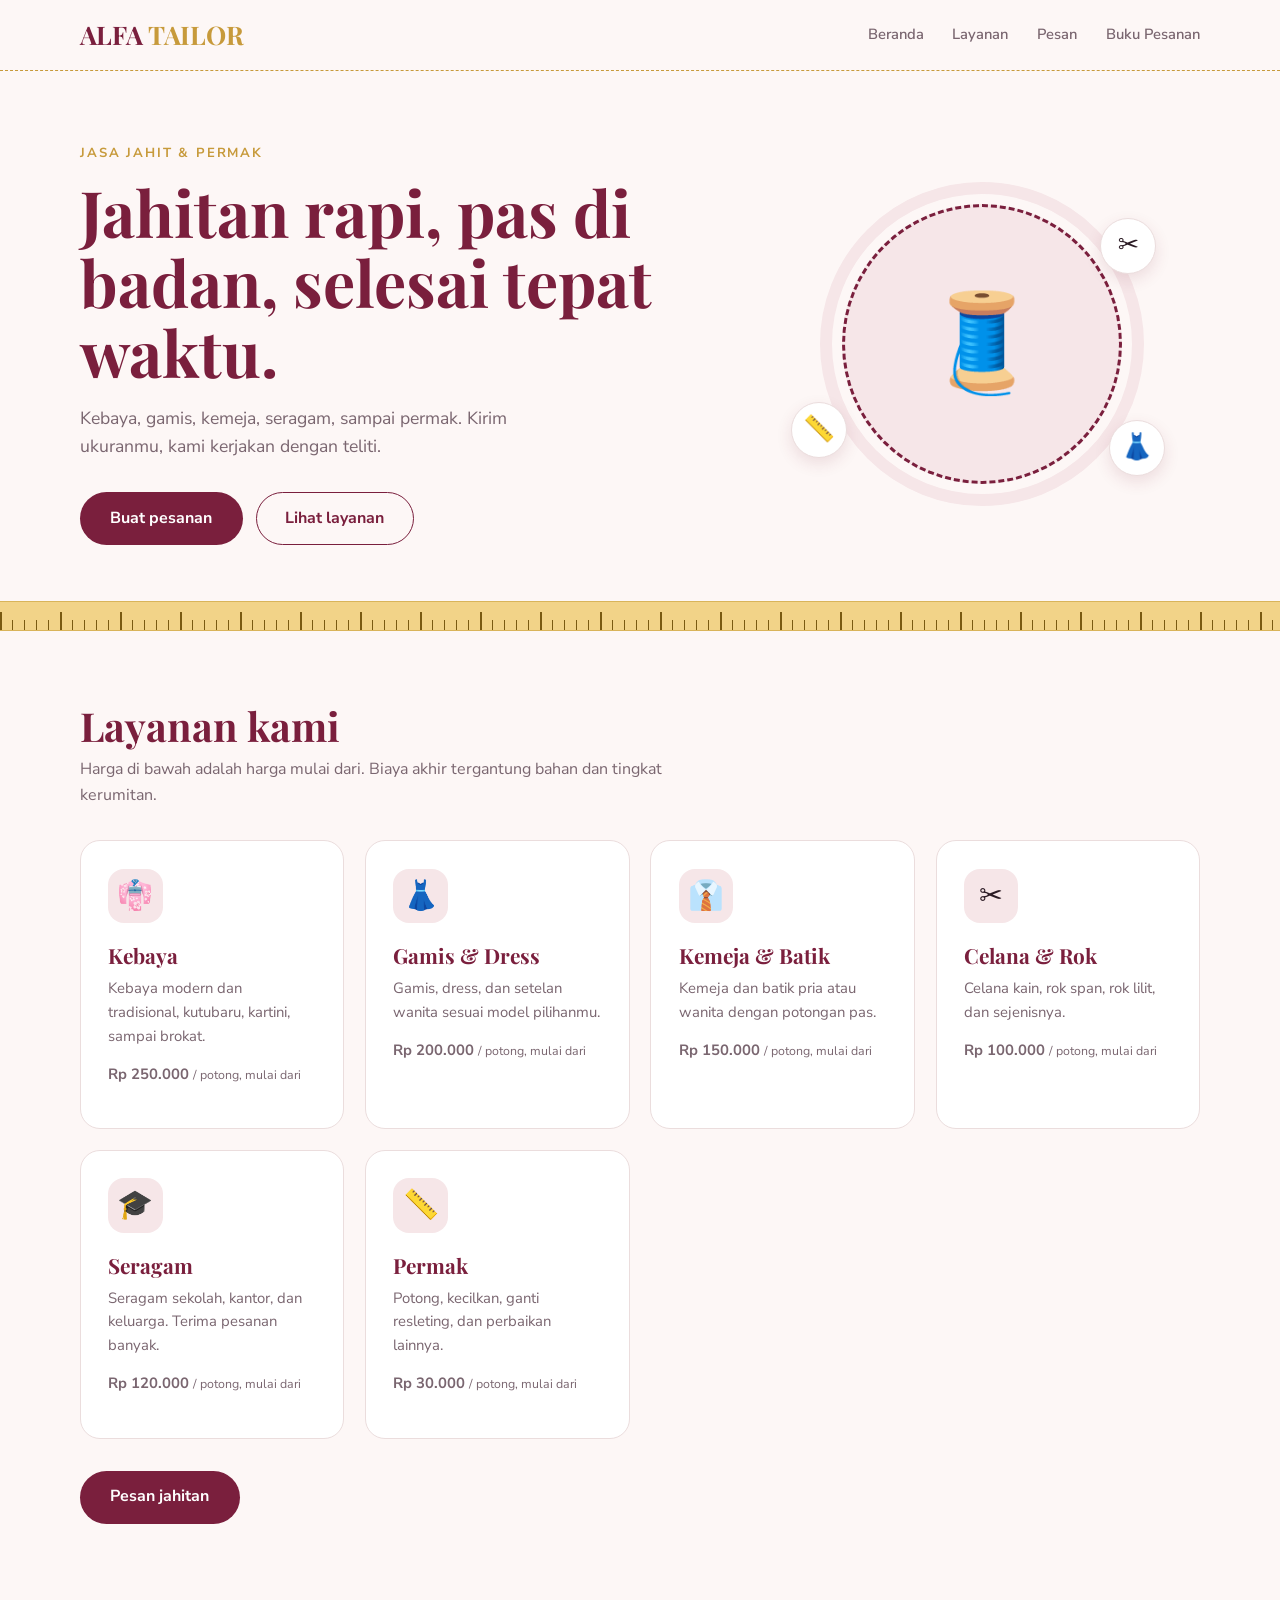
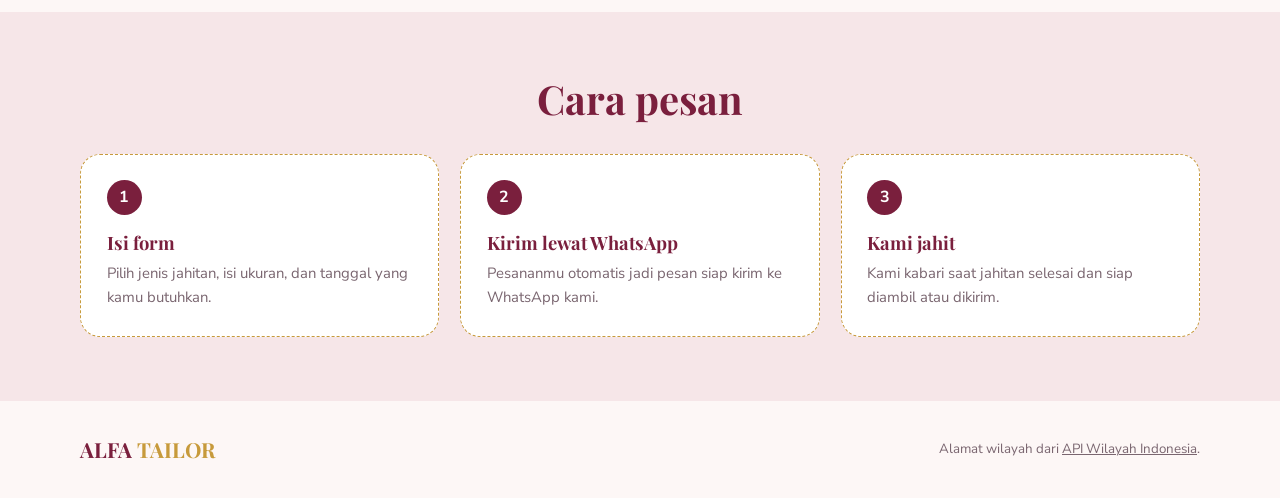
<file: index.html>
<!DOCTYPE html>
<html lang="id">
<head>
  <meta charset="UTF-8">
  <meta name="viewport" content="width=device-width, initial-scale=1">
  <title>ALFA TAILOR – Jahitan Rapi, Pas di Badan</title>
  <meta name="description" content="Jasa jahit pakaian: kebaya, gamis, kemeja, seragam, dan permak.">
  <link rel="preconnect" href="https://fonts.googleapis.com">
  <link href="https://fonts.googleapis.com/css2?family=Nunito+Sans:wght@400;600;700&family=Playfair+Display:wght@600;700&display=swap" rel="stylesheet">
  <link rel="stylesheet" href="css/style.css">
</head>
<body>
  <header class="site-header">
    <nav class="nav container" aria-label="Navigasi utama">
      <a href="index.html#beranda" class="logo">ALFA <span>TAILOR</span></a>
      <ul class="nav-links">
        <li><a href="index.html#beranda" aria-current="page">Beranda</a></li>
        <li><a href="index.html#layanan">Layanan</a></li>
        <li><a href="pesan.html">Pesan</a></li>
        <li><a href="buku-pesanan.html">Buku Pesanan</a></li>
      </ul>
    </nav>
  </header>

  <main>
    <section id="beranda" class="hero container">
      <div class="hero-text">
        <p class="eyebrow">Jasa jahit &amp; permak</p>
        <h1>Jahitan rapi, pas di badan, selesai tepat waktu.</h1>
        <p class="lead">Kebaya, gamis, kemeja, seragam, sampai permak. Kirim ukuranmu, kami kerjakan dengan teliti.</p>
        <div class="hero-cta">
          <a href="pesan.html" class="btn">Buat pesanan</a>
          <a href="#layanan" class="btn-ghost">Lihat layanan</a>
        </div>
      </div>
      <div class="hero-art" aria-hidden="true">
        <div class="stitch-circle"><span>🧵</span></div>
        <span class="chip c1">✂️</span><span class="chip c2">📏</span><span class="chip c3">👗</span>
      </div>
    </section>

    <div class="tape" aria-hidden="true"></div>

    <section id="layanan" class="container section">
      <h2>Layanan kami</h2>
      <p class="section-sub">Harga di bawah adalah harga mulai dari. Biaya akhir tergantung bahan dan tingkat kerumitan.</p>
      <div id="serviceGrid" class="service-grid"></div>
      <p class="hero-cta"><a href="pesan.html" class="btn">Pesan jahitan</a></p>
    </section>

    <section id="cara" class="steps-section">
      <div class="container">
        <h2>Cara pesan</h2>
        <ol class="steps">
          <li><b>1</b><h3>Isi form</h3><p>Pilih jenis jahitan, isi ukuran, dan tanggal yang kamu butuhkan.</p></li>
          <li><b>2</b><h3>Kirim lewat WhatsApp</h3><p>Pesananmu otomatis jadi pesan siap kirim ke WhatsApp kami.</p></li>
          <li><b>3</b><h3>Kami jahit</h3><p>Kami kabari saat jahitan selesai dan siap diambil atau dikirim.</p></li>
        </ol>
      </div>
    </section>
  </main>

  <footer class="site-footer">
    <div class="container footer-inner">
      <p class="logo">ALFA <span>TAILOR</span></p>
      <p><small>Alamat wilayah dari <a href="https://github.com/emsifa/api-wilayah-indonesia" target="_blank" rel="noopener">API Wilayah Indonesia</a>.</small></p>
    </div>
  </footer>

  <script src="js/script.js"></script>
</body>
</html>
</file>
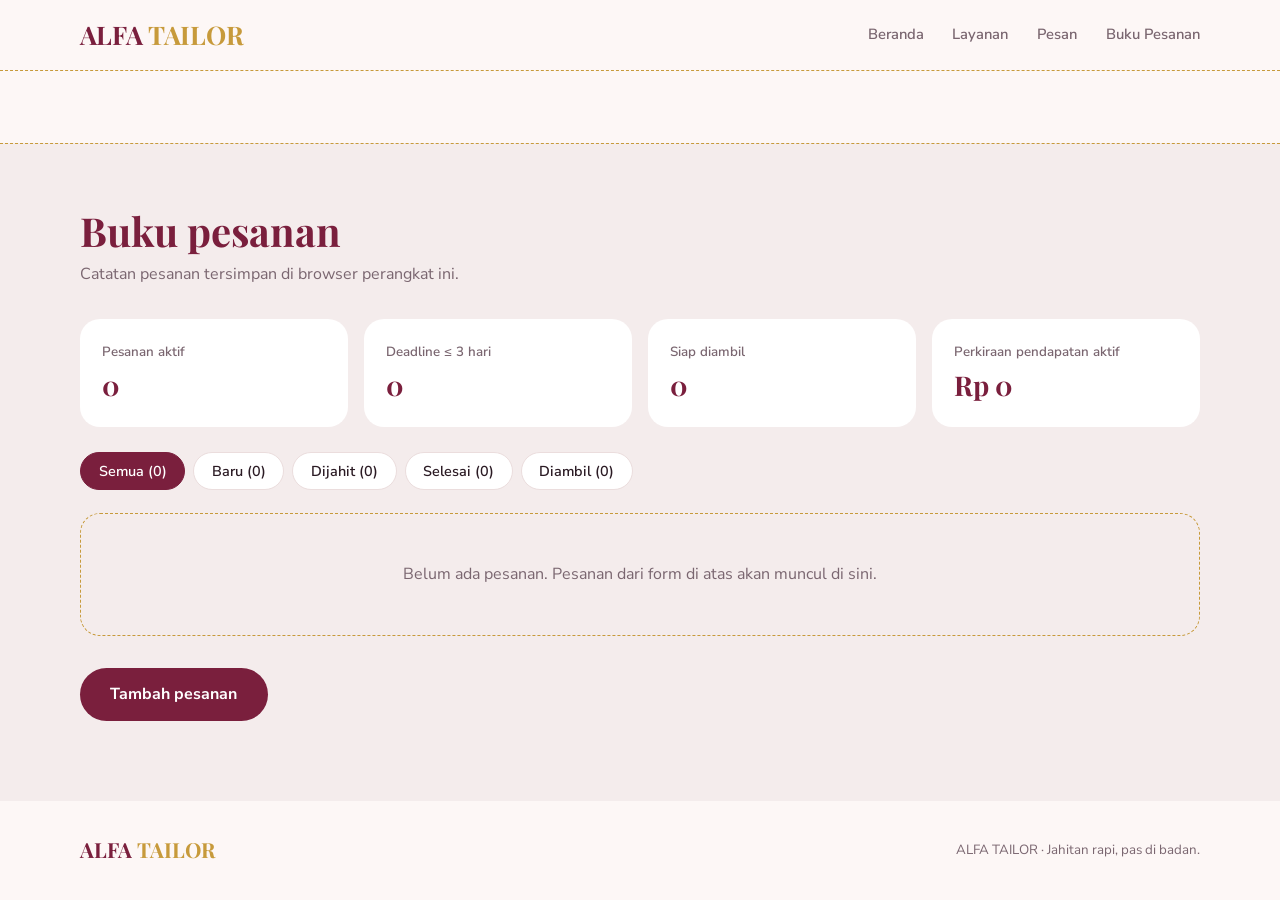
<file: buku-pesanan.html>
<!DOCTYPE html>
<html lang="id">
<head>
  <meta charset="UTF-8">
  <meta name="viewport" content="width=device-width, initial-scale=1">
  <title>Buku Pesanan – ALFA TAILOR</title>
  <meta name="description" content="Lihat dan kelola catatan pesanan jahitan ALFA TAILOR.">
  <link rel="preconnect" href="https://fonts.googleapis.com">
  <link href="https://fonts.googleapis.com/css2?family=Nunito+Sans:wght@400;600;700&family=Playfair+Display:wght@600;700&display=swap" rel="stylesheet">
  <link rel="stylesheet" href="css/style.css">
</head>
<body>
  <header class="site-header">
    <nav class="nav container" aria-label="Navigasi utama">
      <a href="index.html#beranda" class="logo">ALFA <span>TAILOR</span></a>
      <ul class="nav-links">
        <li><a href="index.html#beranda">Beranda</a></li>
        <li><a href="index.html#layanan">Layanan</a></li>
        <li><a href="pesan.html">Pesan</a></li>
        <li><a href="buku-pesanan.html" aria-current="page">Buku Pesanan</a></li>
      </ul>
    </nav>
  </header>

  <main>
    <section id="buku" class="book">
      <div class="container">
        <h1>Buku pesanan</h1>
        <p class="section-sub">Catatan pesanan tersimpan di browser perangkat ini.</p>
        <div id="stats" class="stats"></div>
        <ul id="filters" class="filters" aria-label="Filter status"></ul>
        <div id="orders" class="orders"></div>
        <p class="hero-cta"><a href="pesan.html" class="btn">Tambah pesanan</a></p>
      </div>
    </section>
  </main>

  <footer class="site-footer">
    <div class="container footer-inner">
      <p class="logo">ALFA <span>TAILOR</span></p>
      <p><small>ALFA TAILOR · Jahitan rapi, pas di badan.</small></p>
    </div>
  </footer>

  <script src="js/script.js"></script>
</body>
</html>
</file>
<file: css/style.css>
:root {
  --bg: #FDF7F6;
  --card: #FFFFFF;
  --ink: #2B1B24;
  --soft: #7A6670;
  --line: #EBDDDD;
  --plum: #7A1F3D;
  --plum-dark: #5C152D;
  --gold: #C79A3B;
  --blush: #F6E6E8;
  --radius: 20px;
}

* { box-sizing: border-box; margin: 0; padding: 0; }
html { scroll-behavior: smooth; scroll-padding-top: 5rem; }
body { font-family: 'Nunito Sans', system-ui, sans-serif; background: var(--bg); color: var(--ink); line-height: 1.6; }
a { color: inherit; }
ul, ol { list-style: none; }
button, input, select, textarea { font: inherit; color: inherit; }
.container { width: min(1120px, 100% - 2.5rem); margin-inline: auto; }
h1, h2, h3, .logo { font-family: 'Playfair Display', Georgia, serif; }
h2 { font-size: clamp(1.9rem, 4vw, 2.5rem); color: var(--plum); line-height: 1.15; }
.section h1, .book h1 { font-size: clamp(1.9rem, 4vw, 2.5rem); color: var(--plum); line-height: 1.15; }

/* Header */
.site-header { position: sticky; top: 0; z-index: 50; background: rgba(253, 247, 246, .95); backdrop-filter: blur(8px); border-bottom: 1px dashed var(--gold); }
.nav { display: flex; align-items: center; justify-content: space-between; padding: .9rem 0; }
.logo { font-size: 1.6rem; font-weight: 700; color: var(--plum); text-decoration: none; }
.logo span { color: var(--gold); }
.nav-links { display: flex; gap: 1.8rem; font-size: .92rem; font-weight: 600; }
.nav-links a { text-decoration: none; color: var(--soft); }
.nav-links a:hover { color: var(--plum); }

/* Buttons */
.btn { display: inline-block; padding: .85rem 1.9rem; background: var(--plum); color: #fff; border: 0; border-radius: 999px; font-weight: 700; text-decoration: none; cursor: pointer; }
.btn:hover { background: var(--plum-dark); }
.btn-block { width: 100%; }
.btn-ghost { display: inline-block; padding: .8rem 1.8rem; border: 1.5px solid var(--plum); color: var(--plum); border-radius: 999px; font-weight: 700; text-decoration: none; }
.btn-ghost:hover { background: var(--blush); }
.btn-sm { padding: .4rem 1rem; font-size: .85rem; }
.btn-wa { background: #1E8E4E; }
.btn-wa:hover { background: #166B3A; }

/* Hero */
.hero { display: grid; grid-template-columns: 1.2fr .8fr; align-items: center; gap: 2rem; padding: 4.5rem 0 3.5rem; }
.eyebrow { color: var(--gold); font-size: .82rem; font-weight: 700; letter-spacing: .14em; text-transform: uppercase; }
.hero h1 { font-size: clamp(2.3rem, 5.4vw, 4rem); line-height: 1.1; color: var(--plum); margin: .8rem 0 1rem; }
.lead { color: var(--soft); font-size: 1.1rem; max-width: 32rem; }
.hero-cta { display: flex; flex-wrap: wrap; gap: .8rem; margin-top: 2rem; }
.hero-art { position: relative; display: grid; place-items: center; min-height: 300px; }
.stitch-circle { width: min(280px, 75%); aspect-ratio: 1; display: grid; place-items: center; background: var(--blush); border: 3px dashed var(--plum); border-radius: 50%; outline: 12px solid var(--blush); outline-offset: 10px; font-size: clamp(4rem, 9vw, 6rem); }
.chip { position: absolute; width: 56px; height: 56px; display: grid; place-items: center; background: var(--card); border: 1px solid var(--line); border-radius: 50%; font-size: 1.6rem; box-shadow: 0 6px 16px rgba(122, 31, 61, .12); }
.c1 { top: 8%; right: 10%; } .c2 { bottom: 12%; left: 6%; } .c3 { bottom: 6%; right: 8%; }

/* Pita ukur */
.tape { height: 30px; background-color: #F2D388; background-image: repeating-linear-gradient(90deg, #7A5A12 0 1px, transparent 1px 12px), repeating-linear-gradient(90deg, #7A5A12 0 2px, transparent 2px 60px); background-size: 100% 10px, 100% 18px; background-repeat: repeat-x; background-position: bottom; border-block: 1px solid #D9B45A; }

/* Section */
.section { padding: 4.5rem 0 1rem; }
.section-sub { margin: .5rem 0 2rem; color: var(--soft); max-width: 40rem; }

/* Layanan */
.service-grid { display: grid; grid-template-columns: repeat(auto-fill, minmax(260px, 1fr)); gap: 1.3rem; }
.service { padding: 1.7rem; background: var(--card); border: 1px solid var(--line); border-radius: var(--radius); transition: transform .25s, border-color .25s; }
.service:hover { transform: translateY(-4px); border-color: var(--plum); }
.service .icon { width: 3.4rem; height: 3.4rem; display: grid; place-items: center; margin-bottom: 1rem; background: var(--blush); border-radius: 16px; font-size: 1.8rem; }
.service h3 { font-size: 1.3rem; color: var(--plum); }
.service p { margin: .3rem 0 .9rem; color: var(--soft); font-size: .93rem; }
.service .price { font-weight: 700; }
.service .price small { color: var(--soft); font-weight: 400; }

/* Cara pesan */
.steps-section { margin-top: 4.5rem; padding: 4rem 0; background: var(--blush); }
.steps-section h2 { text-align: center; margin-bottom: 2rem; }
.steps { display: grid; grid-template-columns: repeat(auto-fit, minmax(240px, 1fr)); gap: 1.3rem; }
.steps li { padding: 1.6rem; background: var(--card); border: 1.5px dashed var(--gold); border-radius: var(--radius); }
.steps b { display: grid; place-items: center; width: 2.2rem; height: 2.2rem; margin-bottom: .8rem; background: var(--plum); color: #fff; border-radius: 50%; }
.steps h3 { font-size: 1.15rem; color: var(--plum); }
.steps p { margin-top: .3rem; color: var(--soft); font-size: .93rem; }

/* Form */
.form { display: grid; gap: 1.2rem; max-width: 760px; }
fieldset { display: grid; gap: 1rem; padding: 1.4rem; background: var(--card); border: 1px solid var(--line); border-radius: var(--radius); }
legend { padding: 0 .6rem; font-family: 'Playfair Display', Georgia, serif; font-weight: 700; color: var(--plum); }
.field { display: grid; gap: .35rem; }
.field label { font-size: .88rem; font-weight: 700; }
input, select, textarea { width: 100%; padding: .75rem 1rem; background: var(--bg); border: 1px solid var(--line); border-radius: 12px; }
input:focus, select:focus, textarea:focus { outline: 2px solid var(--plum); border-color: transparent; }
select:disabled { opacity: .55; }
.measure-grid { display: grid; grid-template-columns: repeat(auto-fit, minmax(150px, 1fr)); gap: 1rem; }
.estimate { display: flex; align-items: center; justify-content: space-between; gap: 1rem; padding: 1.1rem 1.4rem; background: var(--blush); border: 1.5px dashed var(--plum); border-radius: var(--radius); }
.estimate strong { font-family: 'Playfair Display', Georgia, serif; font-size: 1.6rem; color: var(--plum); }
.form-error { min-height: 1.3em; color: #B3261E; font-weight: 600; font-size: .92rem; }
.result { max-width: 760px; margin-top: 1.2rem; padding: 1.5rem; background: #EAF6EE; border: 1px solid #B7DFC4; border-radius: var(--radius); }
.result p { margin-bottom: 1rem; }

/* Buku pesanan */
.book { margin-top: 4.5rem; padding: 4rem 0 5rem; background: #F4ECEC; border-top: 1px dashed var(--gold); }
.stats { display: grid; grid-template-columns: repeat(auto-fit, minmax(190px, 1fr)); gap: 1rem; margin-bottom: 1.6rem; }
.stat { padding: 1.2rem 1.4rem; background: var(--card); border-radius: var(--radius); }
.stat small { color: var(--soft); font-weight: 600; }
.stat strong { display: block; font-family: 'Playfair Display', Georgia, serif; font-size: 1.7rem; color: var(--plum); }
.stat.warn strong { color: #B3261E; }
.filters { display: flex; flex-wrap: wrap; gap: .5rem; margin-bottom: 1.4rem; }
.filter { padding: .4rem 1.1rem; background: var(--card); border: 1px solid var(--line); border-radius: 999px; font-weight: 600; font-size: .9rem; cursor: pointer; }
.filter.active { background: var(--plum); border-color: var(--plum); color: #fff; }
.orders { display: grid; grid-template-columns: repeat(auto-fill, minmax(320px, 1fr)); gap: 1.2rem; }
.order { display: grid; gap: .7rem; padding: 1.4rem; background: var(--card); border: 1px solid var(--line); border-radius: var(--radius); }
.order-head { display: flex; justify-content: space-between; align-items: start; gap: .8rem; }
.order h3 { font-size: 1.2rem; color: var(--plum); line-height: 1.2; }
.order .sub { color: var(--soft); font-size: .9rem; }
.badge { flex: none; padding: .2rem .7rem; border-radius: 999px; font-size: .75rem; font-weight: 700; background: var(--blush); color: var(--plum); }
.badge.late { background: #FBDAD7; color: #B3261E; }
.badge.soon { background: #FFF0C7; color: #8A6100; }
.badge.done { background: #D9F0E1; color: #1E6B3A; }
.order dl { display: grid; grid-template-columns: auto 1fr; gap: .15rem .8rem; font-size: .9rem; }
.order dt { color: var(--soft); }
.order-actions { display: flex; flex-wrap: wrap; align-items: center; gap: .5rem; padding-top: .7rem; border-top: 1px dashed var(--line); }
.order-actions select { width: auto; padding: .4rem .8rem; font-size: .88rem; }
.btn-del { margin-left: auto; background: none; border: 0; color: #B3261E; font-weight: 700; font-size: .85rem; cursor: pointer; }
.empty { grid-column: 1 / -1; padding: 3rem 1rem; text-align: center; color: var(--soft); border: 1.5px dashed var(--gold); border-radius: var(--radius); }

/* Footer */
.footer-inner { display: flex; flex-wrap: wrap; align-items: center; justify-content: space-between; gap: .8rem; padding: 2rem 0; color: var(--soft); }
.footer-inner .logo { font-size: 1.3rem; }

/* Responsive */
@media (max-width: 820px) {
  .hero { grid-template-columns: 1fr; padding-top: 3rem; }
  .hero-art { order: -1; min-height: 230px; }
  .stitch-circle { width: 190px; outline-width: 8px; }
}
@media (max-width: 640px) {
  .nav-links { gap: 1rem; font-size: .8rem; }
  .nav-links li:nth-child(2) { display: none; }
  .orders { grid-template-columns: 1fr; }
  .estimate { flex-direction: column; align-items: start; }
}
@media (prefers-reduced-motion: reduce) {
  * { transition: none !important; scroll-behavior: auto !important; }
}
</file>
